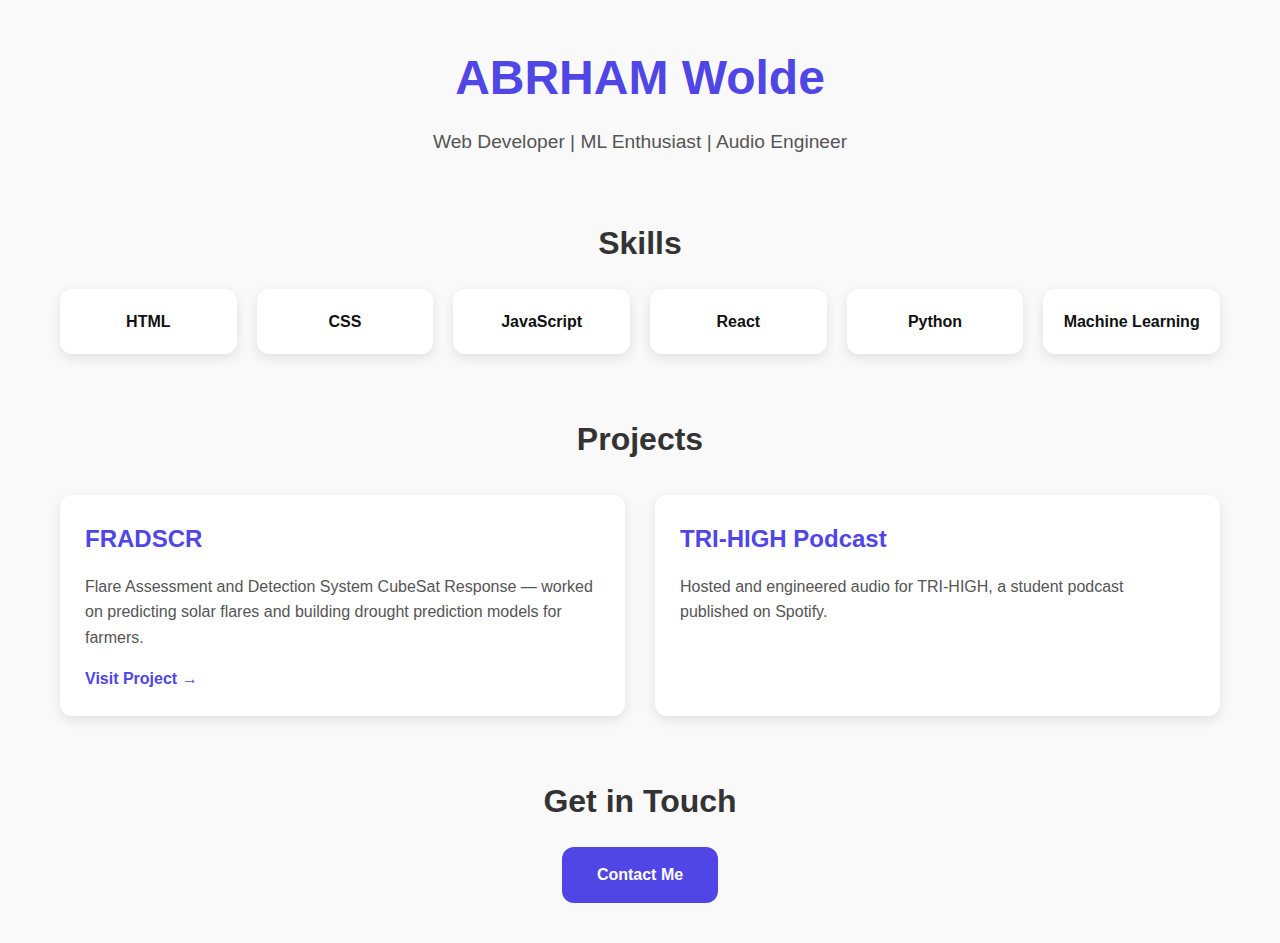
<file: assets/profiles/abrham.html>
<!DOCTYPE html>
<html lang="en">
<head>
  <meta charset="UTF-8">
  <meta name="viewport" content="width=device-width, initial-scale=1.0">
  <title>ABRHAM Wolde | Portfolio</title>
  <style>
    /* Reset & Fonts */
    * {margin:0; padding:0; box-sizing:border-box; font-family: 'Arial', sans-serif;}
    body {background:#f9f9f9; color:#111; line-height:1.6;}

    /* Container */
    .container {max-width:1200px; margin:0 auto; padding:40px 20px;}

    /* Header */
    header {text-align:center; margin-bottom:60px;}
    header h1 {font-size:3rem; font-weight:bold; color:#4F46E5;}
    header p {font-size:1.2rem; color:#555; margin-top:10px;}

    /* Skills */
    .skills {margin-bottom:60px;}
    .skills h2 {font-size:2rem; margin-bottom:20px; text-align:center; color:#333;}
    .skills-grid {display:grid; grid-template-columns:repeat(auto-fit, minmax(120px, 1fr)); gap:20px;}
    .skill {background:#fff; padding:20px; border-radius:12px; box-shadow:0 4px 12px rgba(0,0,0,0.1); text-align:center; font-weight:bold; transition:0.3s;}
    .skill:hover {transform:scale(1.05); background:#4F46E5; color:white; cursor:pointer;}

    /* Projects */
    .projects {margin-bottom:60px;}
    .projects h2 {font-size:2rem; margin-bottom:30px; text-align:center; color:#333;}
    .projects-grid {display:grid; grid-template-columns:repeat(auto-fit, minmax(300px, 1fr)); gap:30px;}
    .project {background:#fff; padding:25px; border-radius:12px; box-shadow:0 4px 12px rgba(0,0,0,0.1); transition:0.3s;}
    .project:hover {transform:translateY(-5px);}
    .project h3 {font-size:1.5rem; margin-bottom:15px; color:#4F46E5;}
    .project p {color:#555; margin-bottom:15px;}
    .project a {color:#4F46E5; text-decoration:none; font-weight:bold; transition:0.3s;}
    .project a:hover {text-decoration:underline;}

    /* Contact */
    .contact {text-align:center;}
    .contact h2 {font-size:2rem; margin-bottom:20px; color:#333;}
    .contact a {display:inline-block; background-color:#4F46E5; color:white; padding:15px 35px; border-radius:12px; text-decoration:none; font-weight:bold; transition:0.3s;}
    .contact a:hover {background-color:#4338CA;}

    /* Responsive */
    @media(max-width:768px){header h1{font-size:2.5rem;}}
  </style>
</head>
<body>
  <div class="container">
    <!-- Header -->
    <header>
      <h1>ABRHAM Wolde</h1>
      <p>Web Developer | ML Enthusiast | Audio Engineer</p>
    </header>

    <!-- Skills -->
    <section class="skills">
      <h2>Skills</h2>
      <div class="skills-grid">
        <div class="skill">HTML</div>
        <div class="skill">CSS</div>
        <div class="skill">JavaScript</div>
        <div class="skill">React</div>
        <div class="skill">Python</div>
        <div class="skill">Machine Learning</div>
      </div>
    </section>

    <!-- Projects -->
    <section class="projects">
      <h2>Projects</h2>
      <div class="projects-grid">
        <div class="project">
          <h3>FRADSCR</h3>
          <p>Flare Assessment and Detection System CubeSat Response — worked on predicting solar flares and building drought prediction models for farmers.</p>
          <a href="https://fradscr.earth" target="_blank">Visit Project →</a>
        </div>
        <div class="project">
          <h3>TRI-HIGH Podcast</h3>
          <p>Hosted and engineered audio for TRI-HIGH, a student podcast published on Spotify.</p>
        </div>
      </div>
    </section>

    <!-- Contact -->
    <section class="contact">
      <h2>Get in Touch</h2>
      <a href="mailto:abrhamwolde022@gmail.com">Contact Me</a>
    </section>
  </div>
</body>
</html>
</file>
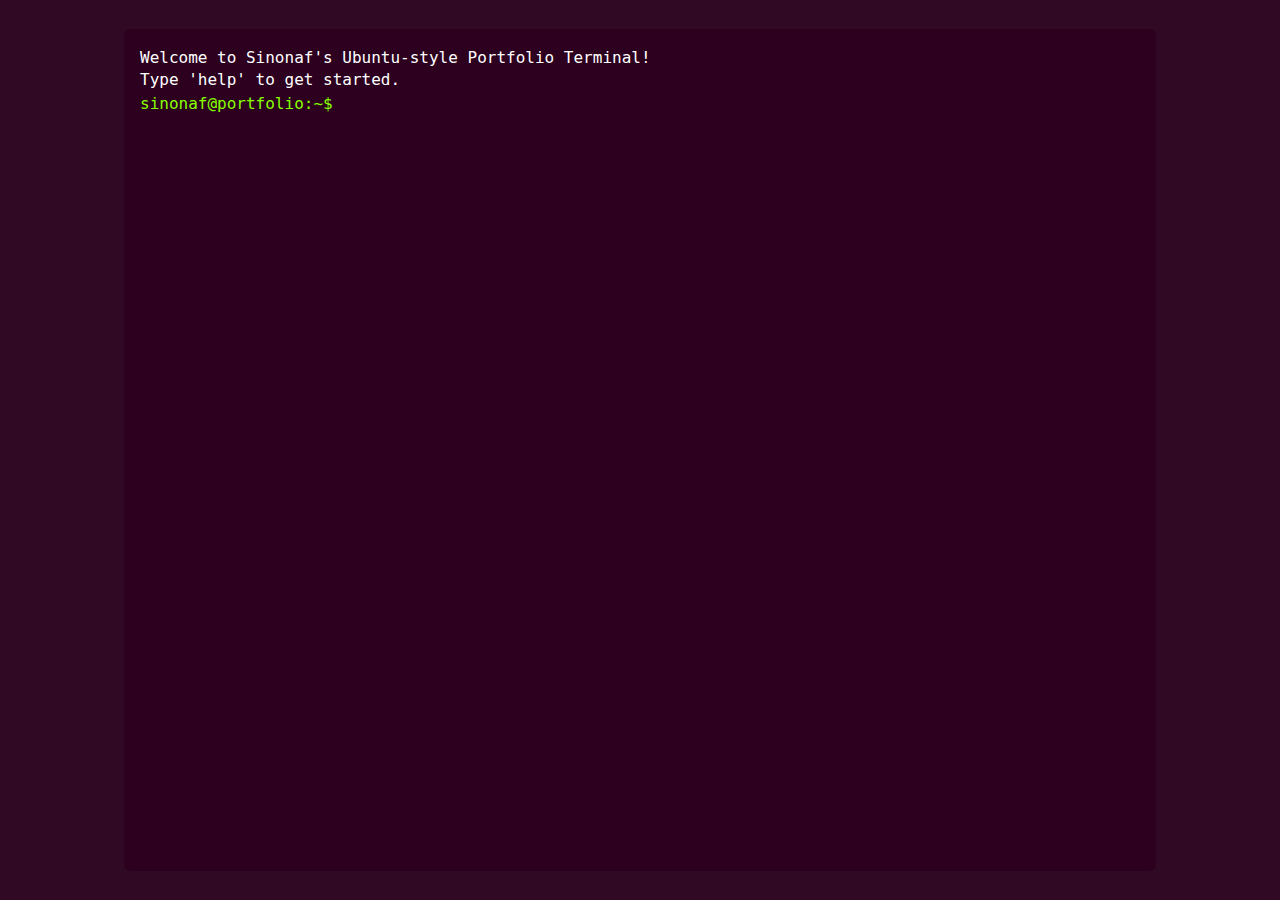
<file: assets/profiles/port2.html>
<!DOCTYPE html>
<html lang="en">
<head>
  <meta charset="UTF-8">
  <meta name="viewport" content="width=device-width, initial-scale=1.0">
  <title>Sinonaf Teshome — Terminal Portfolio</title>
  <style>
    body {
      margin: 0;
      height: 100vh;
      background: #300a24; /* Ubuntu terminal purple */
      font-family: monospace;
      display: flex;
      justify-content: center;
      align-items: center;
    }

    #terminal {
      width: 90%;
      max-width: 1000px;
      height: 90%;
      background: #2c001e; /* Ubuntu CLI background */
      border-radius: 6px;
      padding: 1rem;
      overflow-y: auto;
      color: #fff;
      font-size: 1rem;
    }

    .line {
      margin: 0.2rem 0;
      white-space: pre-wrap;
    }

    .prompt {
      color: #87ff00; /* Ubuntu green prompt */
    }

    .cmd {
      color: #268bd2; /* Correct commands in Ubuntu blue */
    }

    .output {
      color: #ffffff; /* Output always white */
    }

    input {
      background: transparent;
      border: none;
      outline: none;
      color: #fff;
      font: inherit;
      width: 70%;
    }

    img.profile {
      max-width: 120px;
      border-radius: 50%;
      margin: 10px 0;
      border: 2px solid #fff;
      display: block;
    }
  </style>
</head>
<body>
  <div id="terminal"></div>

  <script>
    const terminal = document.getElementById("terminal");

    const commands = {
      help: `Available commands:
  - help         Show this help message
  - about        About me
  - skills       List of skills
  - achievements My achievements
  - contact      How to reach me
  - gui          Open GUI portfolio
  - clear        Clear the terminal`,

      about: `Hello, I'm Sinonaf Teshome.
A developer passionate about Linux, programming, and cybersecurity.
I enjoy working with HTML, CSS, JavaScript, Python, and Bash.
I actively play TryHackMe (THM) and love problem-solving.`,

      skills: `Skills:
  - HTML, CSS, JavaScript
  - Python, Bash
  - Linux
  - Cybersecurity (TryHackMe)`,

      achievements: `Achievements:
  - Certified: 5 Million Ethiopian Coders Programme
  - Hackathon Participant`,

      contact: `Contact me:
  - 📧 Gmail: sinonafteshome@gmail.com
  - 💬 Telegram: @Sinonafteshe
  - 📱 WhatsApp: +251913673265
  - 📞 Call: +251913673265`,

      gui: "GUI"
    };

    function newLine(text = "", isPrompt = false, cmdTyped = "") {
      const line = document.createElement("div");
      line.classList.add("line");

      if (isPrompt) {
        line.innerHTML = `<span class="prompt">sinonaf@portfolio:~$ </span><input type="text" autofocus />`;
      } else if (cmdTyped) {
        line.innerHTML = `<span class="prompt">sinonaf@portfolio:~$ </span><span class="cmd">${cmdTyped}</span>`;
      } else {
        line.innerHTML = `<span class="output">${text}</span>`;
      }

      terminal.appendChild(line);
      terminal.scrollTop = terminal.scrollHeight;

      if (isPrompt) {
        const input = line.querySelector("input");
        input.focus();

        // ✅ Real-time command highlighting
        input.addEventListener("input", function() {
          if (commands[input.value.trim()]) {
            input.style.color = "#268bd2"; // valid -> blue
          } else {
            input.style.color = "#fff"; // invalid -> white
          }
        });

        input.addEventListener("keydown", function(e) {
          if (e.key === "Enter") {
            const cmd = input.value.trim();
            input.remove();
            newLine("", false, cmd);
            processCommand(cmd);
            newLine("", true);
          }
        });
      }
    }

    function processCommand(cmd) {
      if (cmd === "") return;
      if (commands[cmd]) {
        if (cmd === "clear") {
          terminal.innerHTML = "";
        } else if (cmd === "about") {
          // ✅ Image first, then text
          const img = document.createElement("img");
          img.src = "https://lh3.googleusercontent.com/a/ACg8ocLC3wiAC9ik-1RxYOrL4jHSoh9acS73pT2fPDfPEkxmxFwZNPs=s96-c"; // <-- replace with your profile picture link
          img.className = "profile";
          terminal.appendChild(img);

          newLine(commands[cmd]);
        } else if (cmd === "gui") {
          window.location.href = "https://scalex.users.stjohn.edu.et"; // <-- replace with your GUI link
        } else {
          newLine(commands[cmd]);
        }
      } else {
        newLine(`Command not found: ${cmd}. Type 'help' for available commands.`);
        newLine(commands.help);
      }
    }

    // Start terminal
    newLine("Welcome to Sinonaf's Ubuntu-style Portfolio Terminal!");
    newLine("Type 'help' to get started.\n");
    newLine("", true);
  </script>
</body>
</html>
</file>
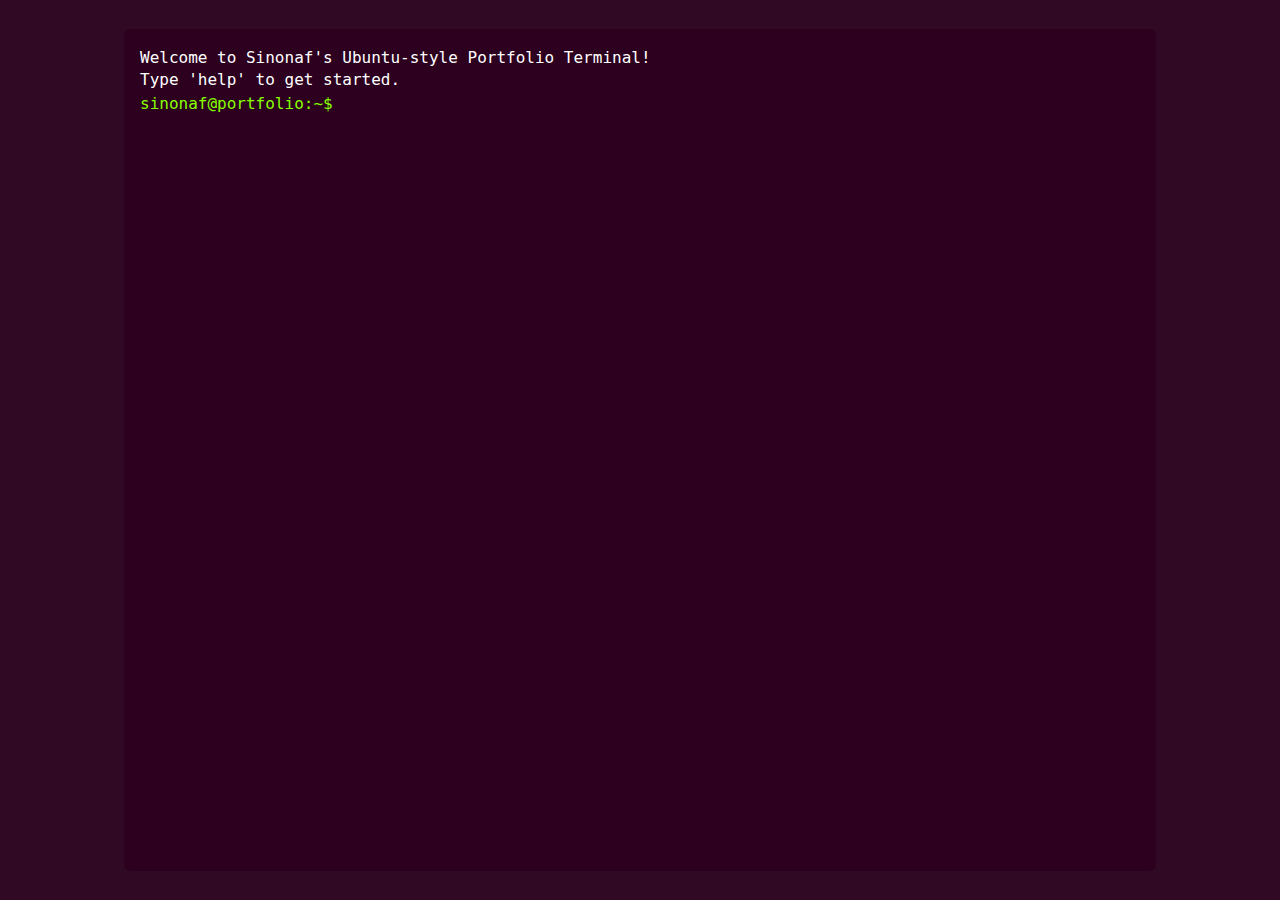
<file: assets/profiles/sinonaf.html>
<!DOCTYPE html>
<html lang="en">
<head>
  <meta charset="UTF-8">
  <meta name="viewport" content="width=device-width, initial-scale=1.0">
  <title>Sinonaf Teshome — Terminal Portfolio</title>
  <style>
    body {
      margin: 0;
      height: 100vh;
      background: #300a24; /* Ubuntu terminal purple */
      font-family: monospace;
      display: flex;
      justify-content: center;
      align-items: center;
    }

    #terminal {
      width: 90%;
      max-width: 1000px;
      height: 90%;
      background: #2c001e; /* Ubuntu CLI background */
      border-radius: 6px;
      padding: 1rem;
      overflow-y: auto;
      color: #fff;
      font-size: 1rem;
    }

    .line {
      margin: 0.2rem 0;
      white-space: pre-wrap;
    }

    .prompt {
      color: #87ff00; /* Ubuntu green prompt */
    }

    .cmd {
      color: #268bd2; /* Correct commands in Ubuntu blue */
    }

    .output {
      color: #ffffff; /* Output always white */
    }

    input {
      background: transparent;
      border: none;
      outline: none;
      color: #fff;
      font: inherit;
      width: 70%;
    }

    img.profile {
      max-width: 120px;
      border-radius: 50%;
      margin: 10px 0;
      border: 2px solid #fff;
      display: block;
    }
  </style>
</head>
<body>
  <div id="terminal"></div>

  <script>
    const terminal = document.getElementById("terminal");

    const commands = {
      help: `Available commands:
  - help         Show this help message
  - about        About me
  - skills       List of skills
  - achievements My achievements
  - contact      How to reach me
  - gui          Open GUI portfolio
  - clear        Clear the terminal`,

      about: `Hello, I'm Sinonaf Teshome.
A developer passionate about Linux, programming, and cybersecurity.
I enjoy working with HTML, CSS, JavaScript, Python, and Bash.
I actively play TryHackMe (THM) and love problem-solving.`,

      skills: `Skills:
  - HTML, CSS, JavaScript
  - Python, Bash
  - Linux
  - Cybersecurity (TryHackMe)`,

      achievements: `Achievements:
  - Certified: 5 Million Ethiopian Coders Programme
  - Hackathon Participant`,

      contact: `Contact me:
  - 📧 Gmail: sinonafteshome@gmail.com
  - 💬 Telegram: @Sinonafteshe
  - 📱 WhatsApp: +251913673265
  - 📞 Call: +251913673265`,

      gui: "GUI"
    };

    function newLine(text = "", isPrompt = false, cmdTyped = "") {
      const line = document.createElement("div");
      line.classList.add("line");

      if (isPrompt) {
        line.innerHTML = `<span class="prompt">sinonaf@portfolio:~$ </span><input type="text" autofocus />`;
      } else if (cmdTyped) {
        // ✅ Keep the typed case but color blue only if valid
        const isValid = commands[cmdTyped.toLowerCase()];
        line.innerHTML = `<span class="prompt">sinonaf@portfolio:~$ </span><span class="${isValid ? 'cmd' : 'output'}">${cmdTyped}</span>`;
      } else {
        line.innerHTML = `<span class="output">${text}</span>`;
      }

      terminal.appendChild(line);
      terminal.scrollTop = terminal.scrollHeight;

      if (isPrompt) {
        const input = line.querySelector("input");
        input.focus();

        // ✅ Real-time command highlighting (case-insensitive)
        input.addEventListener("input", function() {
          const typed = input.value.trim();
          const lower = typed.toLowerCase();
          if (commands[lower]) {
            input.style.color = "#268bd2"; // valid -> blue
          } else {
            input.style.color = "#fff"; // invalid -> white
          }
        });

        input.addEventListener("keydown", function(e) {
          if (e.key === "Enter") {
            const typed = input.value.trim();
            const lower = typed.toLowerCase(); // normalize
            input.remove();
            newLine("", false, typed); // show typed case
            processCommand(lower);
            newLine("", true);
          }
        });
      }
    }

    function processCommand(cmd) {
      if (cmd === "") return;
      if (commands[cmd]) {
        if (cmd === "clear") {
          terminal.innerHTML = "";
        } else if (cmd === "about") {
          const img = document.createElement("img");
          img.src = "https://lh3.googleusercontent.com/a/ACg8ocLC3wiAC9ik-1RxYOrL4jHSoh9acS73pT2fPDfPEkxmxFwZNPs=s96-c"; // <-- replace with your profile picture
          img.className = "profile";
          terminal.appendChild(img);
          newLine(commands[cmd]);
        } else if (cmd === "gui") {
          window.location.href = "portfolio.html"; // <-- replace with your GUI link
        } else {
          newLine(commands[cmd]);
        }
      } else {
        newLine(`Command not found: ${cmd}. Type 'help' for available commands.`);
        newLine(commands.help);
      }
    }

    // Start terminal
    newLine("Welcome to Sinonaf's Ubuntu-style Portfolio Terminal!");
    newLine("Type 'help' to get started.\n");
    newLine("", true);
  </script>
</body>
</html>
</file>
